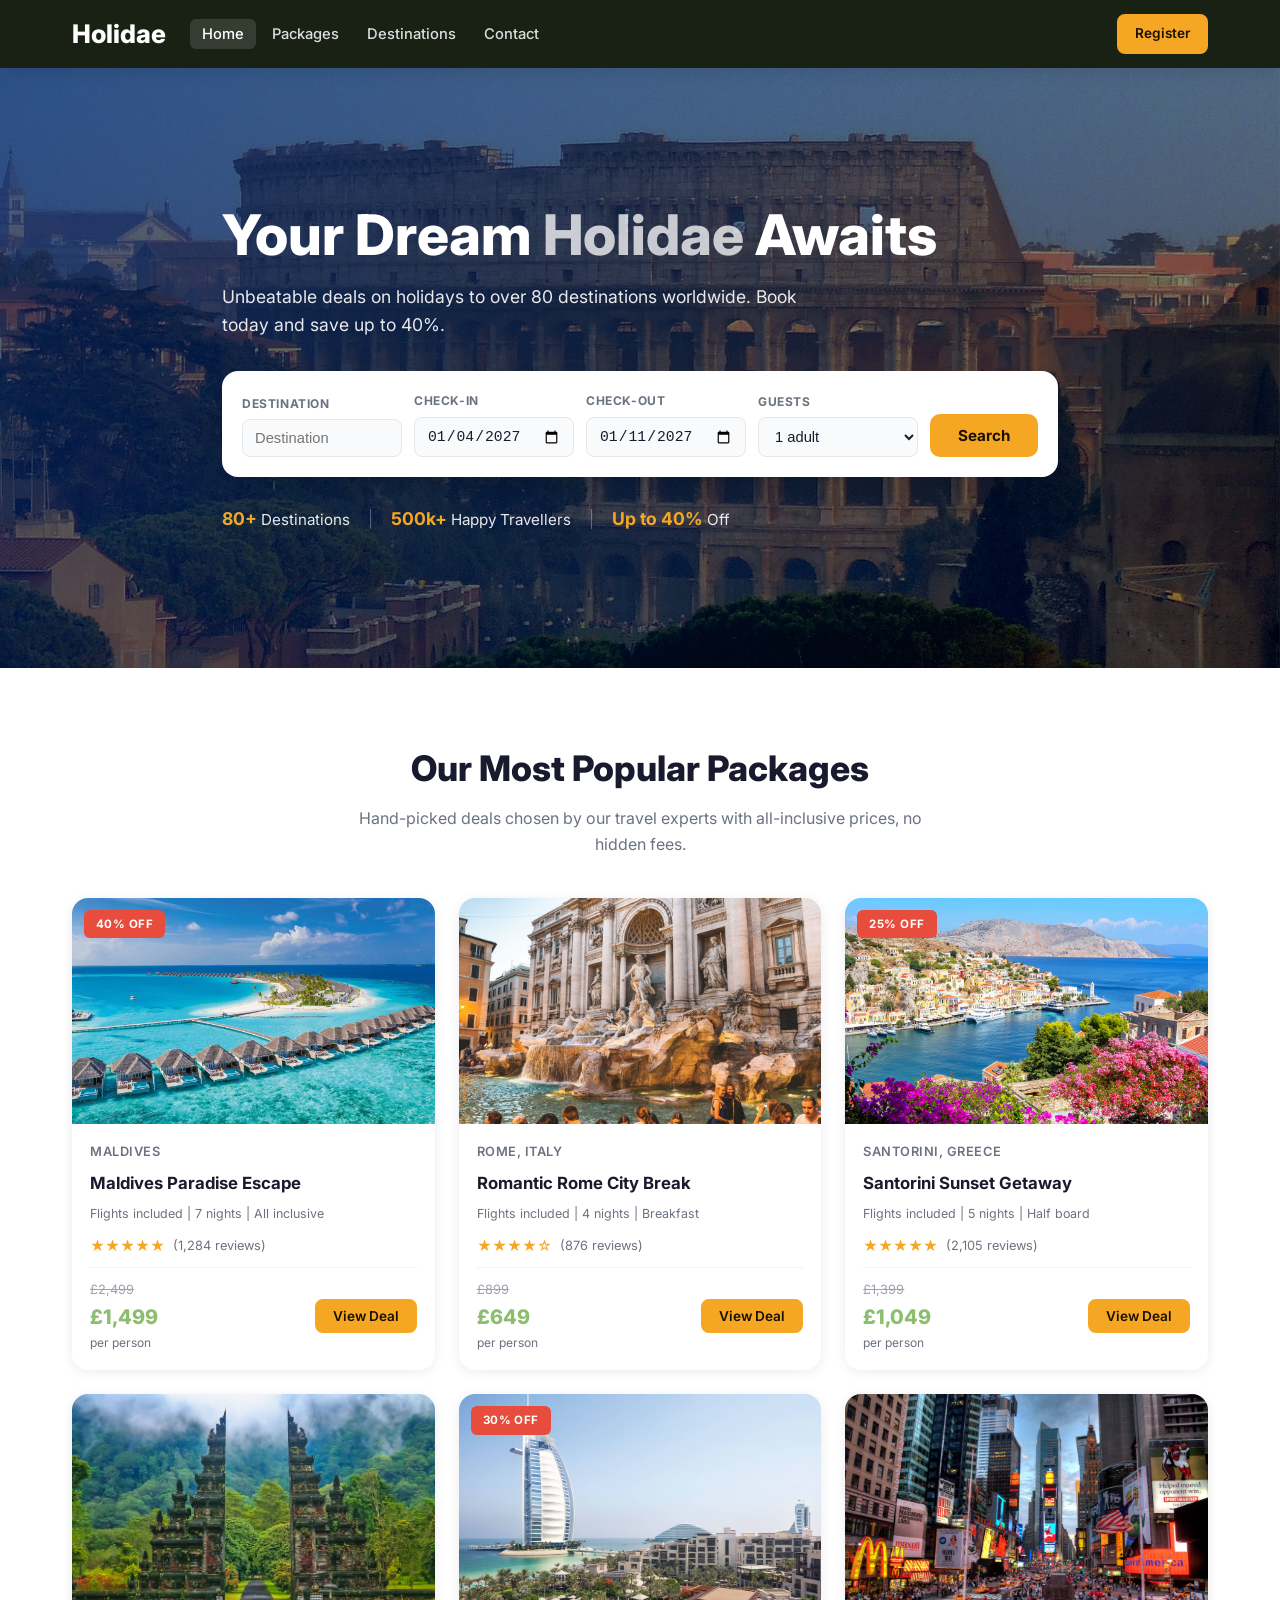
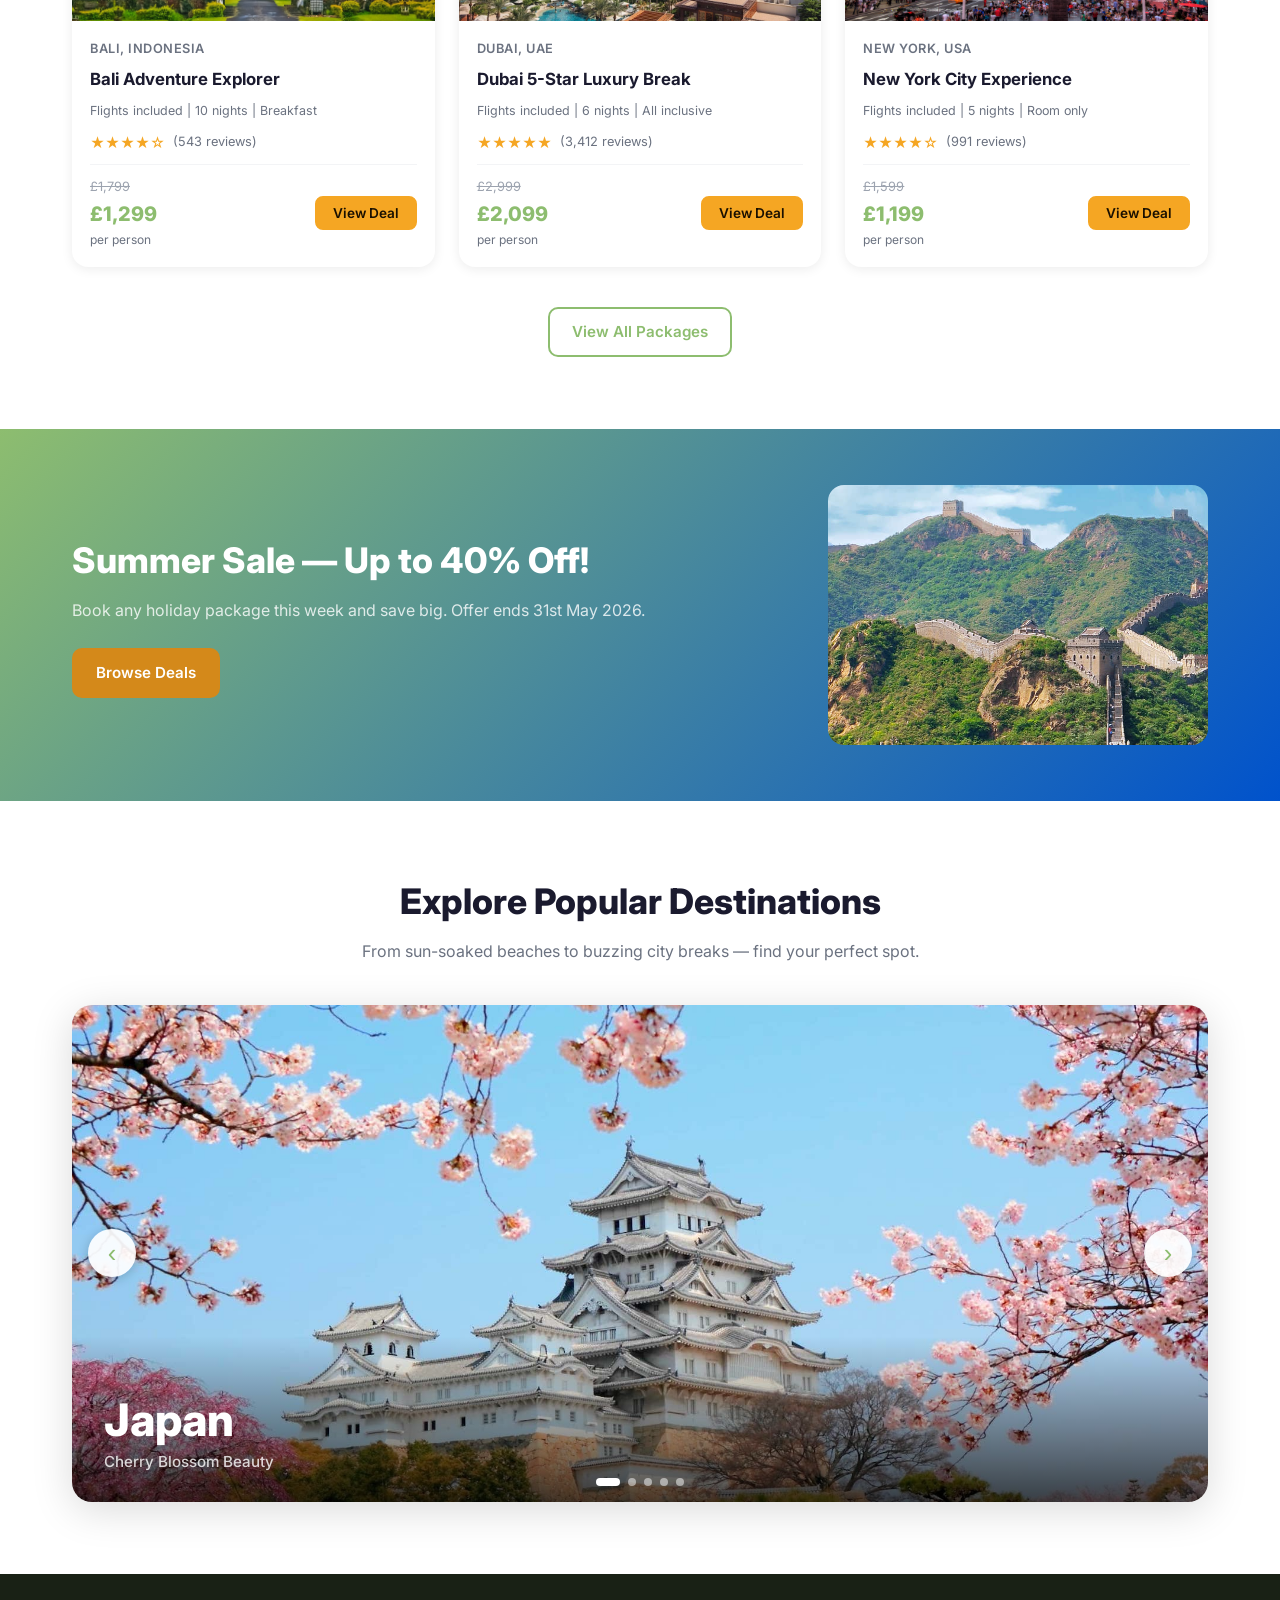
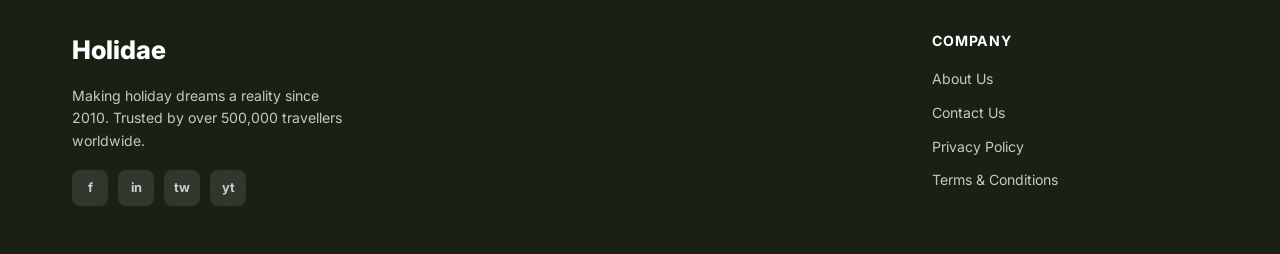
<file: index.html>
<!DOCTYPE html>
<html lang="en">
<head>
  <meta charset="UTF-8" />
  <meta name="viewport" content="width=device-width, initial-scale=1.0" />
  <title>Holidae</title>
  <link rel="stylesheet" href="css/style.css" />
  <link rel="preconnect" href="https://fonts.googleapis.com" />
  <link rel="preconnect" href="https://fonts.gstatic.com" crossorigin />
  <link href="https://fonts.googleapis.com/css2?family=Inter:wght@400;500;600;700;800&display=swap" rel="stylesheet" />
</head>
<body>

  <!-- ===== HEADER / NAV ===== -->
  <header class="site-header">
    <div class="container header-inner">
      <a href="index.html" class="logo">Holidae</a>

      <nav class="main-nav" id="main-nav">
        <ul>
          <li><a href="index.html" class="active">Home</a></li>
          <li><a href="#packages">Packages</a></li>
          <li><a href="#destinations">Destinations</a></li>
          <li><a href="#contact">Contact</a></li>
        </ul>
      </nav>

      <div class="header-actions">
        <a href="register.html" class="btn btn-primary btn-sm">Register</a>
      </div>

      <button class="hamburger" id="hamburger" aria-label="Toggle navigation" aria-expanded="false">
        <span></span><span></span><span></span>
      </button>
    </div>
  </header>

  <!-- ===== MOBILE NAV DRAWER ===== -->
  <div class="mobile-overlay" id="mobile-overlay"></div>
  <nav class="mobile-nav" id="mobile-nav" aria-hidden="true">
    <button class="close-nav" id="close-nav" aria-label="Close navigation">&times;</button>
    <ul>
      <li><a href="index.html">Home</a></li>
      <li><a href="#packages">Packages</a></li>
      <li><a href="#destinations">Destinations</a></li>
      <li><a href="#contact">Contact</a></li>
      <li class="mobile-auth"><a href="signin.html" class="btn btn-outline">Sign In</a></li>
      <li class="mobile-auth"><a href="register.html" class="btn btn-primary">Register</a></li>
    </ul>
  </nav>

  <!-- ===== HERO ===== -->
  <section class="hero">
    <div class="hero-bg">
      <!-- Slideshow images -->
      <div class="hero-slide active" style="background-image: url('images/romebg.jpg');"></div>
      <div class="hero-slide" style="background-image: url('images/japanbg.avif');"></div>
      <div class="hero-slide" style="background-image: url('images/maldivesbg.png');"></div>
      <div class="hero-slide" style="background-image: url('images/francebg.webp');"></div>
      <div class="hero-overlay"></div>
    </div>

    <div class="container hero-content">
      <h1>Your Dream <span class="hol">Holidae</span> Awaits</h1>
      <p class="hero-sub">Unbeatable deals on holidays to over 80 destinations worldwide. Book today and save up to 40%.</p>

      <!-- Search Box -->
      <div class="search-box" id="search-box">
        <div class="search-form">
          <div class="search-field">
            <label for="destination">Destination</label>
            <input type="text" id="destination" placeholder="Destination" />
          </div>
          <div class="search-field">
            <label for="checkin">Check-in</label>
            <input type="date" id="checkin" />
          </div>
          <div class="search-field">
            <label for="checkout">Check-out</label>
            <input type="date" id="checkout" />
          </div>
          <div class="search-field">
            <label for="guests">Guests</label>
            <select id="guests">
              <option>1 adult</option>
              <option>2 adults</option>
              <option>2 adults, 1 child</option>
              <option>2 adults, 2 children</option>
              <option>Group (5+)</option>
            </select>
          </div>
          <button class="btn btn-search" onclick="handleSearch()">Search</button>
        </div>
      </div>

      <div class="hero-stats">
        <div class="stat"><strong>80+</strong> Destinations</div>
        <div class="stat-divider"></div>
        <div class="stat"><strong>500k+</strong> Happy Travellers</div>
        <div class="stat-divider"></div>
        <div class="stat"><strong>Up to 40%</strong> Off</div>
      </div>
    </div>
  </section>

  <!-- ===== FEATURED PACKAGES ===== -->
  <section class="section" id="packages">
    <div class="container">
      <div class="section-header">
        <h2>Our Most Popular Packages</h2>
        <p>Hand-picked deals chosen by our travel experts with all-inclusive prices, no hidden fees.</p>
      </div>

      <div class="packages-grid" id="packages-grid">

        <article class="package-card" data-category="beach">
          <a href="package.html" class="card-link">
            <div class="card-img-wrap">
              <img src="images/popmal.webp" alt="Maldives beach" loading="lazy" />
              <span class="badge badge-deal">40% OFF</span>
            </div>
            <div class="card-body">
              <div class="card-location">Maldives</div>
              <h3 class="card-title">Maldives Paradise Escape</h3>
              <div class="card-meta">
                <span>Flights included | 7 nights | All inclusive</span>
              </div>
              <div class="card-stars">
                <span class="stars">★★★★★</span>
                <span class="reviews">(1,284 reviews)</span>
              </div>
              <div class="card-footer">
                <div class="price-block">
                  <span class="price-was">£2,499</span>
                  <span class="price-now">£1,499</span>
                  <span class="price-per">per person</span>
                </div>
                <button class="btn btn-primary btn-sm">View Deal</button>
              </div>
            </div>
          </a>
        </article>

        <article class="package-card" data-category="city">
          <a href="package.html" class="card-link">
            <div class="card-img-wrap">
              <img src="images/poprom.jpg" alt="Rome city" loading="lazy" />
            </div>
            <div class="card-body">
              <div class="card-location">Rome, Italy</div>
              <h3 class="card-title">Romantic Rome City Break</h3>
              <div class="card-meta">
                <span>Flights included | 4 nights | Breakfast</span>
              </div>
              <div class="card-stars">
                <span class="stars">★★★★☆</span>
                <span class="reviews">(876 reviews)</span>
              </div>
              <div class="card-footer">
                <div class="price-block">
                  <span class="price-was">£899</span>
                  <span class="price-now">£649</span>
                  <span class="price-per">per person</span>
                </div>
                <button class="btn btn-primary btn-sm">View Deal</button>
              </div>
            </div>
          </a>
        </article>

        <article class="package-card" data-category="beach">
          <a href="package.html" class="card-link">
            <div class="card-img-wrap">
              <img src="images/popsan.jpg" alt="Santorini Greece" loading="lazy" />
              <span class="badge badge-deal">25% OFF</span>
            </div>
            <div class="card-body">
              <div class="card-location">Santorini, Greece</div>
              <h3 class="card-title">Santorini Sunset Getaway</h3>
              <div class="card-meta">
                <span>Flights included  |  5 nights  |  Half board</span>
              </div>
              <div class="card-stars">
                <span class="stars">★★★★★</span>
                <span class="reviews">(2,105 reviews)</span>
              </div>
              <div class="card-footer">
                <div class="price-block">
                  <span class="price-was">£1,399</span>
                  <span class="price-now">£1,049</span>
                  <span class="price-per">per person</span>
                </div>
                <button class="btn btn-primary btn-sm">View Deal</button>
              </div>
            </div>
          </a>
        </article>

        <article class="package-card" data-category="adventure">
          <a href="package.html" class="card-link">
            <div class="card-img-wrap">
              <img src="images/popbal.jpg" alt="Bali jungle" loading="lazy" />
            </div>
            <div class="card-body">
              <div class="card-location">Bali, Indonesia</div>
              <h3 class="card-title">Bali Adventure Explorer</h3>
              <div class="card-meta">
                <span>Flights included | 10 nights | Breakfast</span>
              </div>
              <div class="card-stars">
                <span class="stars">★★★★☆</span>
                <span class="reviews">(543 reviews)</span>
              </div>
              <div class="card-footer">
                <div class="price-block">
                  <span class="price-was">£1,799</span>
                  <span class="price-now">£1,299</span>
                  <span class="price-per">per person</span>
                </div>
                <button class="btn btn-primary btn-sm">View Deal</button>
              </div>
            </div>
          </a>
        </article>

        <article class="package-card" data-category="luxury">
          <a href="package.html" class="card-link">
            <div class="card-img-wrap">
              <img src="images/popdub.jpg" alt="Dubai luxury hotel" loading="lazy" />
              <span class="badge badge-deal">30% OFF</span>
            </div>
            <div class="card-body">
              <div class="card-location">Dubai, UAE</div>
              <h3 class="card-title">Dubai 5-Star Luxury Break</h3>
              <div class="card-meta">
                <span>Flights included | 6 nights | All inclusive</span>
              </div>
              <div class="card-stars">
                <span class="stars">★★★★★</span>
                <span class="reviews">(3,412 reviews)</span>
              </div>
              <div class="card-footer">
                <div class="price-block">
                  <span class="price-was">£2,999</span>
                  <span class="price-now">£2,099</span>
                  <span class="price-per">per person</span>
                </div>
                <button class="btn btn-primary btn-sm">View Deal</button>
              </div>
            </div>
          </a>
        </article>

        <article class="package-card" data-category="city">
          <a href="package.html" class="card-link">
            <div class="card-img-wrap">
              <img src="images/popnew.jpg" alt="New York City" loading="lazy" />
            </div>
            <div class="card-body">
              <div class="card-location">New York, USA</div>
              <h3 class="card-title">New York City Experience</h3>
              <div class="card-meta">
                <span>Flights included | 5 nights | Room only</span>
              </div>
              <div class="card-stars">
                <span class="stars">★★★★☆</span>
                <span class="reviews">(991 reviews)</span>
              </div>
              <div class="card-footer">
                <div class="price-block">
                  <span class="price-was">£1,599</span>
                  <span class="price-now">£1,199</span>
                  <span class="price-per">per person</span>
                </div>
                <button class="btn btn-primary btn-sm">View Deal</button>
              </div>
            </div>
          </a>
        </article>

      </div>

      <div class="view-all-wrap">
        <a href="#" class="btn btn-outline">View All Packages</a>
      </div>
    </div>
  </section>

  <!-- ===== PROMO BANNER ===== -->
  <section class="promo-banner">
    <div class="container promo-inner">
      <div class="promo-text">
        <h2>Summer Sale — Up to 40% Off!</h2>
        <p>Book any holiday package this week and save big. Offer ends 31st May 2026.</p>
        <a href="#packages" class="btn btn-yellow">Browse Deals</a>
      </div>
      <div class="promo-img-wrap">
        <img src="images/promochina.jpg" alt="Great Wall of China" />
      </div>
    </div>
  </section>

  <!-- ===== DESTINATIONS CAROUSEL ===== -->
  <section class="section" id="destinations">
    <div class="container">
      <div class="section-header">
        <h2>Explore Popular Destinations</h2>
        <p>From sun-soaked beaches to buzzing city breaks — find your perfect spot.</p>
      </div>

      <div class="dest-carousel" id="dest-carousel">
        <div class="dest-track" id="dest-track">

          <a href="package.html" class="dest-slide">
            <img src="images/carjap.jpg" alt="Japan" loading="lazy" />
            <div class="dest-slide-label">
              <span class="dest-slide-name">Japan</span>
              <span class="dest-slide-sub">Cherry Blossom Beauty</span>
            </div>
          </a>

          <a href="package.html" class="dest-slide">
            <img src="images/carbar.webp" alt="Barcelona" loading="lazy" />
            <div class="dest-slide-label">
              <span class="dest-slide-name">Spain</span>
              <span class="dest-slide-sub">Architechture Heaven</span>
            </div>
          </a>

          <a href="package.html" class="dest-slide">
            <img src="images/carthai.webp" alt="Thailand" loading="lazy" />
            <div class="dest-slide-label">
              <span class="dest-slide-name">Thailand</span>
              <span class="dest-slide-sub">Southeast Asia Adventure</span>
            </div>
          </a>

          <a href="package.html" class="dest-slide">
            <img src="images/cargeor.jpg" alt="Georgia" loading="lazy" />
            <div class="dest-slide-label">
              <span class="dest-slide-name">Georgia</span>
              <span class="dest-slide-sub">Ancient Cities</span>
            </div>
          </a>

          <a href="package.html" class="dest-slide">
            <img src="images/cargree.webp" alt="Greece" loading="lazy" />
            <div class="dest-slide-label">
              <span class="dest-slide-name">Greece</span>
              <span class="dest-slide-sub">Mediterranean Beauty</span>
            </div>
          </a>

        </div>

        <!-- Arrows -->
        <button class="dest-arrow dest-arrow-prev" id="dest-prev" aria-label="Previous destination">&#8249;</button>
        <button class="dest-arrow dest-arrow-next" id="dest-next" aria-label="Next destination">&#8250;</button>

        <!-- Dots -->
        <div class="dest-dots" id="dest-dots"></div>
      </div>
    </div>
  </section>


  <!-- ===== FOOTER ===== -->
  <footer class="site-footer" id="contact">
    <div class="container footer-grid">
      <div class="footer-brand">
        <a href="index.html" class="logo logo-light">Holidae</a>
        <p>Making holiday dreams a reality since 2010. Trusted by over 500,000 travellers worldwide.</p>
        <div class="social-links">
          <a href="#" aria-label="Facebook">f</a>
          <a href="#" aria-label="Instagram">in</a>
          <a href="#" aria-label="Twitter">tw</a>
          <a href="#" aria-label="YouTube">yt</a>
        </div>
      </div>
      <div class="footer-col">
        <h4>Company</h4>
        <ul>
          <li><a href="#">About Us</a></li>
          <li><a href="#">Contact Us</a></li>
          <li><a href="#">Privacy Policy</a></li>
          <li><a href="#">Terms &amp; Conditions</a></li>
        </ul>
      </div>
    </div>
  </footer>

  <!-- ===== BACK TO TOP ===== -->
  <button class="back-to-top" id="back-to-top" aria-label="Back to top">↑</button>

  <script src="js/main.js"></script>
</body>
</html>
</file>
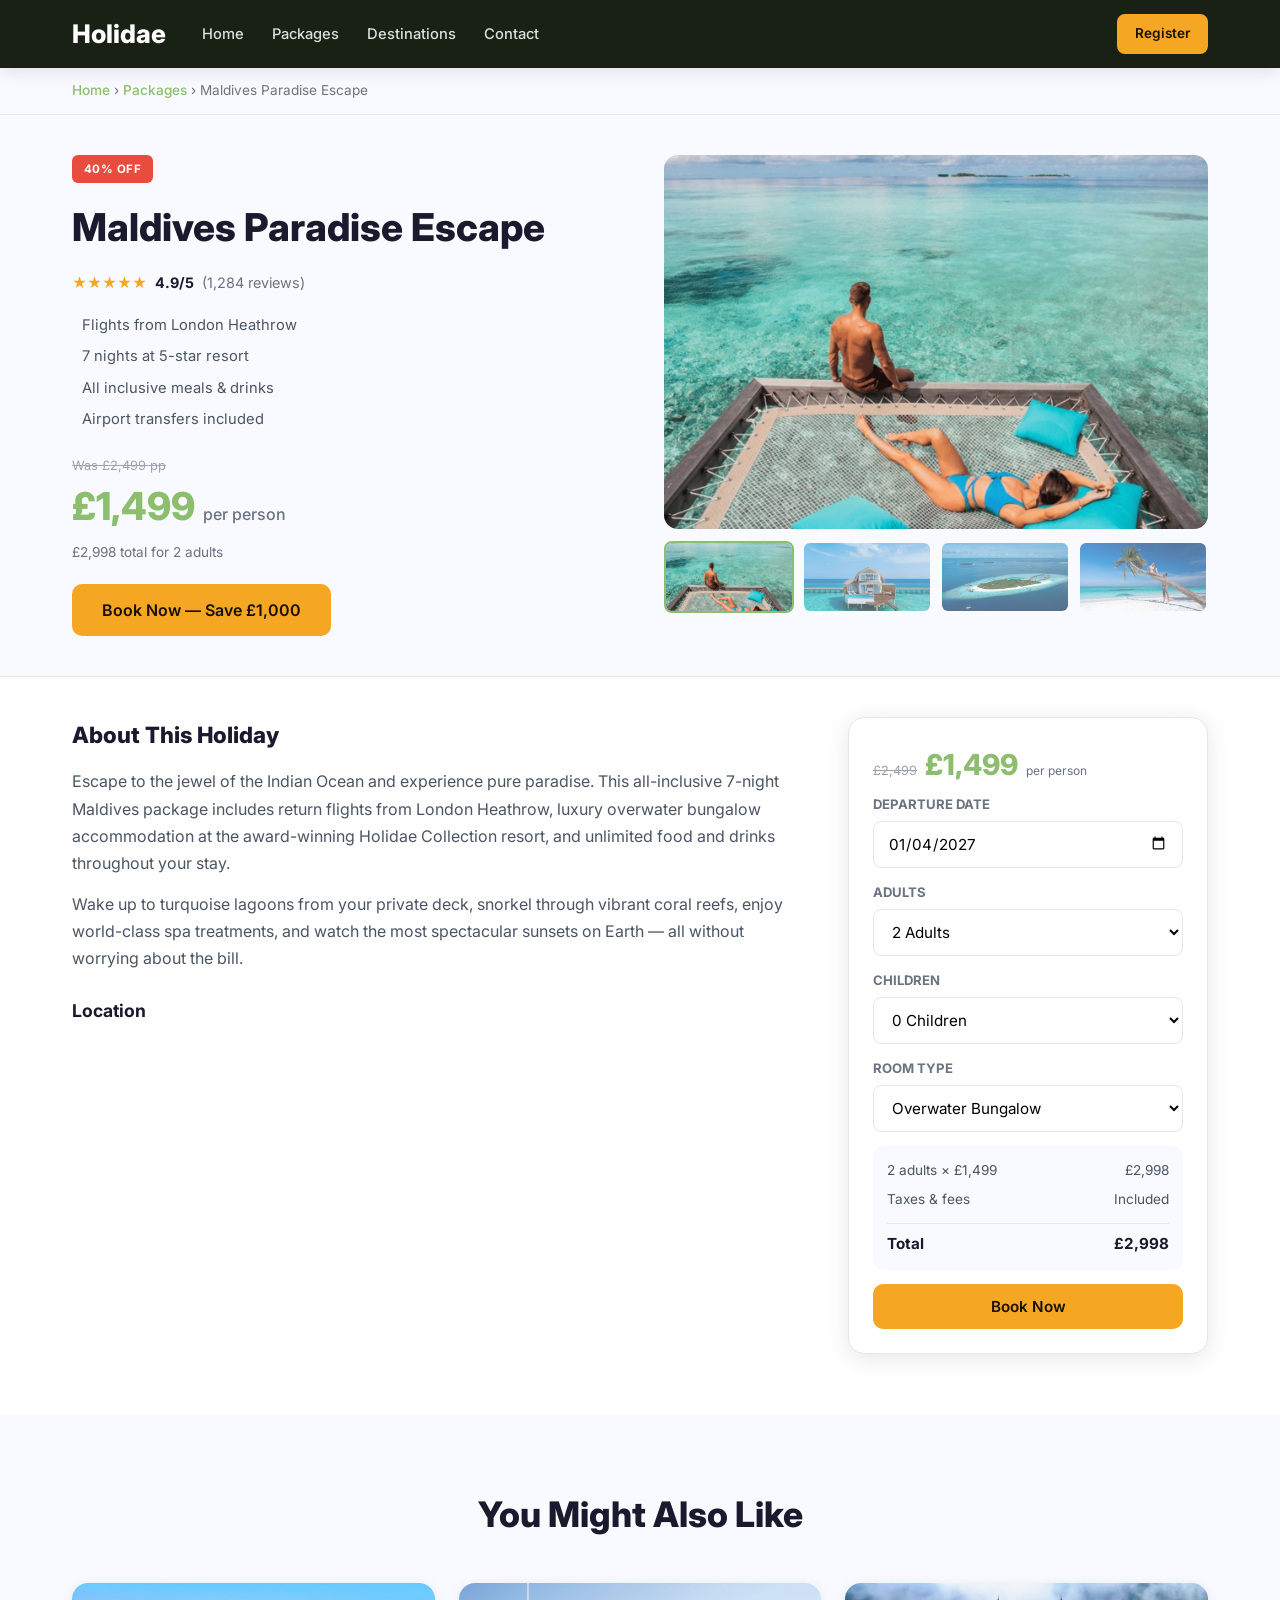
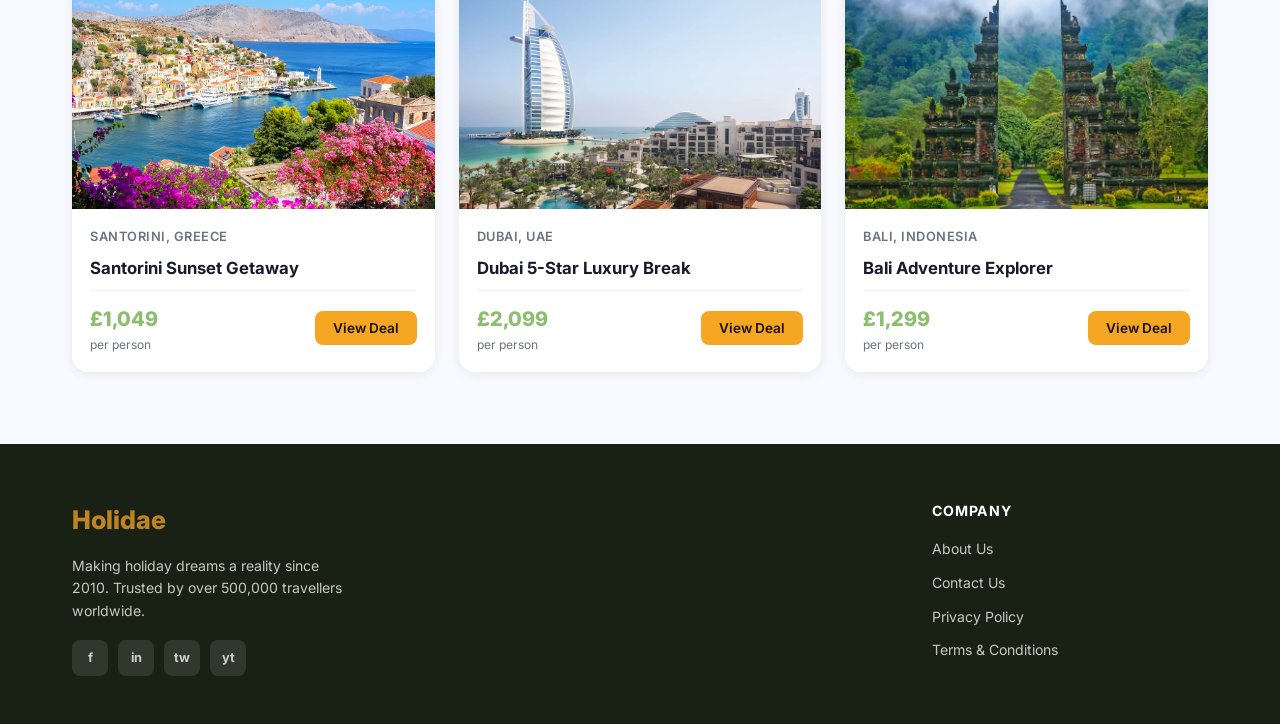
<file: package.html>
<!DOCTYPE html>
<html lang="en">
<head>
  <meta charset="UTF-8" />
  <meta name="viewport" content="width=device-width, initial-scale=1.0" />
  <title>Holidae</title>
  <link rel="stylesheet" href="css/style.css" />
  <link rel="preconnect" href="https://fonts.googleapis.com" />
  <link rel="preconnect" href="https://fonts.gstatic.com" crossorigin />
  <link href="https://fonts.googleapis.com/css2?family=Inter:wght@400;500;600;700;800&display=swap" rel="stylesheet" />
</head>
<body>

  <!-- ===== HEADER ===== -->
  <header class="site-header">
    <div class="container header-inner">
      <a href="index.html" class="logo">Holidae</a>

      <nav class="main-nav" id="main-nav">
        <ul>
          <li><a href="index.html">Home</a></li>
          <li><a href="index.html#packages">Packages</a></li>
          <li><a href="index.html#destinations">Destinations</a></li>
          <li><a href="index.html#contact">Contact</a></li>
        </ul>
      </nav>

      <div class="header-actions">
        <a href="register.html" class="btn btn-primary btn-sm">Register</a>
      </div>

      <button class="hamburger" id="hamburger" aria-label="Toggle navigation" aria-expanded="false">
        <span></span><span></span><span></span>
      </button>
    </div>
  </header>

  <div class="mobile-overlay" id="mobile-overlay"></div>
  <nav class="mobile-nav" id="mobile-nav" aria-hidden="true">
    <button class="close-nav" id="close-nav" aria-label="Close navigation">&times;</button>
    <ul>
      <li><a href="index.html">Home</a></li>
      <li><a href="index.html#packages">Packages</a></li>
      <li><a href="index.html#destinations">Destinations</a></li>
      <li><a href="index.html#contact">Contact</a></li>
      <li class="mobile-auth"><a href="#" class="btn btn-primary">Register</a></li>
    </ul>
  </nav>

  <!-- ===== BREADCRUMB ===== -->
  <div class="breadcrumb-bar">
    <div class="container">
      <a href="index.html">Home</a> &rsaquo;
      <a href="index.html#packages">Packages</a> &rsaquo;
      <span>Maldives Paradise Escape</span>
    </div>
  </div>

  <!-- ===== PACKAGE HERO ===== -->
  <section class="pkg-hero">
    <div class="container">
      <div class="pkg-hero-inner">
        <div class="pkg-hero-text">
          <div class="pkg-badges">
            <span class="badge badge-deal">40% OFF</span>
            </div>
          <h1>Maldives Paradise Escape</h1>
          <div class="pkg-rating">
            <span class="stars">★★★★★</span>
            <strong>4.9/5</strong>
            <span class="reviews-count">(1,284 reviews)</span>
          </div>
          <div class="pkg-quick-facts">
            <div class="fact"><span class="fact-icon"></span><span>Flights from London Heathrow</span></div>
            <div class="fact"><span class="fact-icon"></span><span>7 nights at 5-star resort</span></div>
            <div class="fact"><span class="fact-icon"></span><span>All inclusive meals & drinks</span></div>
            <div class="fact"><span class="fact-icon"></span><span>Airport transfers included</span></div>
          </div>
          <div class="pkg-price-block">
            <div class="price-was">Was £2,499 pp</div>
            <div class="price-hero">£1,499 <span>per person</span></div>
            <div class="price-total">£2,998 total for 2 adults</div>
          </div>
          <button class="btn btn-primary btn-lg" onclick="scrollToBooking()">Book Now — Save £1,000</button>
        </div>

        <!-- Gallery -->
        <div class="pkg-gallery">
          <div class="gallery-main">
            <img id="main-img"
              src="images/mal1.png"
              alt="Maldives main"
            />
          </div>
          <div class="gallery-thumbs">
            <img
              src="images/mal1.png"
              alt="Beach"
              class="thumb active"
              onclick="changeImage(this, 'images/mal1.png')"
            />
            <img
              src="images/mal2.jpg"
              alt="Bungalow"
              class="thumb"
              onclick="changeImage(this, 'images/mal2.jpg')"
            />
            <img
              src="images/mal3.webp"
              alt="Sea"
              class="thumb"
              onclick="changeImage(this, 'images/mal3.webp')"
            />
            <img
              src="images/mal4.jpg"
              alt="Food"
              class="thumb"
              onclick="changeImage(this, 'images/mal4.jpg')"
            />
          </div>
        </div>
      </div>
    </div>
  </section>

<!-- ===== MAIN CONTENT + SIDEBAR ===== -->
  <div class="container pkg-layout">

    <!-- LEFT: Details -->
    <main class="pkg-details">

      <div class="pkg-tabs">
        <button class="pkg-tab active" data-target="overview">Overview</button>
      </div>

      <div class="tab-panel active" id="overview">
        <h2>About This Holiday</h2>
        <p>Escape to the jewel of the Indian Ocean and experience pure paradise. This all-inclusive 7-night Maldives package includes return flights from London Heathrow, luxury overwater bungalow accommodation at the award-winning Holidae Collection resort, and unlimited food and drinks throughout your stay.</p>
        <p>Wake up to turquoise lagoons from your private deck, snorkel through vibrant coral reefs, enjoy world-class spa treatments, and watch the most spectacular sunsets on Earth — all without worrying about the bill.</p>

        <h3>Location</h3>
        <div class="map-wrap">
          <iframe
            src="https://www.google.com/maps/embed?pb=!1m14!1m12!1m3!1d1627296.5461003688!2d73.18836!3d3.2028!2m3!1f0!2f0!3f0!3m2!1i1024!2i768!4f13.1!5e0!3m2!1sen!2suk!4v1699000000000!5m2!1sen!2suk"
            width="100%"
            height="280"
            style="border:0;border-radius:12px;"
            allowfullscreen=""
            loading="lazy"
          ></iframe>
        </div>
      </div>

    </main>

    <!-- RIGHT: Booking Sidebar -->
    <aside class="booking-sidebar" id="booking-sidebar">
      <div class="booking-card">
        <div class="booking-price">
          <span class="price-was">£2,499</span>
          <span class="price-now">£1,499</span>
          <span class="price-per">per person</span>
        </div>

        <form class="booking-form" onsubmit="handleBooking(event)">
          <div class="form-group">
            <label for="b-departure">Departure Date</label>
            <input type="date" id="b-departure" required />
          </div>
          <div class="form-group">
            <label for="b-adults">Adults</label>
            <select id="b-adults">
              <option value="1">1 Adult</option>
              <option value="2" selected>2 Adults</option>
              <option value="3">3 Adults</option>
              <option value="4">4 Adults</option>
            </select>
          </div>
          <div class="form-group">
            <label for="b-children">Children</label>
            <select id="b-children">
              <option value="0" selected>0 Children</option>
              <option value="1">1 Child</option>
              <option value="2">2 Children</option>
            </select>
          </div>
          <div class="form-group">
            <label for="b-room">Room Type</label>
            <select id="b-room">
              <option>Overwater Bungalow</option>
              <option>Beach Bungalow</option>
              <option>Lagoon Pool Villa</option>
            </select>
          </div>

          <div class="price-summary">
            <div class="ps-row"><span>2 adults × £1,499</span><span>£2,998</span></div>
            <div class="ps-row"><span>Taxes & fees</span><span>Included</span></div>
            <div class="ps-row ps-total"><span>Total</span><span>£2,998</span></div>
          </div>

          <button type="submit" class="btn btn-primary btn-block">Book Now</button>
        </form>
      </div>
    </aside>

  </div>

  <!-- ===== RELATED PACKAGES ===== -->
  <section class="section section-alt">
    <div class="container">
      <div class="section-header">
        <h2>You Might Also Like</h2>
      </div>
      <div class="packages-grid packages-grid-3">
        <article class="package-card">
          <a href="package.html" class="card-link">
            <div class="card-img-wrap">
              <img src="images/popsan.jpg" alt="Santorini" loading="lazy" />
            </div>
            <div class="card-body">
              <div class="card-location">Santorini, Greece</div>
              <h3 class="card-title">Santorini Sunset Getaway</h3>
              <div class="card-footer">
                <div class="price-block">
                  <span class="price-now">£1,049</span>
                  <span class="price-per">per person</span>
                </div>
                <button class="btn btn-primary btn-sm">View Deal</button>
              </div>
            </div>
          </a>
        </article>
        <article class="package-card">
          <a href="package.html" class="card-link">
            <div class="card-img-wrap">
              <img src="images/popdub.jpg" alt="Dubai" loading="lazy" />
            </div>
            <div class="card-body">
              <div class="card-location">Dubai, UAE</div>
              <h3 class="card-title">Dubai 5-Star Luxury Break</h3>
              <div class="card-footer">
                <div class="price-block">
                  <span class="price-now">£2,099</span>
                  <span class="price-per">per person</span>
                </div>
                <button class="btn btn-primary btn-sm">View Deal</button>
              </div>
            </div>
          </a>
        </article>
        <article class="package-card">
          <a href="package.html" class="card-link">
            <div class="card-img-wrap">
              <img src="images/popbal.jpg" alt="Bali" loading="lazy" />
            </div>
            <div class="card-body">
              <div class="card-location">Bali, Indonesia</div>
              <h3 class="card-title">Bali Adventure Explorer</h3>
              <div class="card-footer">
                <div class="price-block">
                  <span class="price-now">£1,299</span>
                  <span class="price-per">per person</span>
                </div>
                <button class="btn btn-primary btn-sm">View Deal</button>
              </div>
            </div>
          </a>
        </article>
      </div>
    </div>
  </section>

   <!-- ===== FOOTER ===== -->
  <footer class="site-footer" id="contact">
    <div class="container footer-grid">
      <div class="footer-brand">
        <a href="index.html" class="logo logo-light"><span class="hol">Holidae</span></a>
        <p>Making holiday dreams a reality since 2010. Trusted by over 500,000 travellers worldwide.</p>
        <div class="social-links">
          <a href="#" aria-label="Facebook">f</a>
          <a href="#" aria-label="Instagram">in</a>
          <a href="#" aria-label="Twitter">tw</a>
          <a href="#" aria-label="YouTube">yt</a>
        </div>
      </div>
      <div class="footer-col">
        <h4>Company</h4>
        <ul>
          <li><a href="#">About Us</a></li>
          <li><a href="#">Contact Us</a></li>
          <li><a href="#">Privacy Policy</a></li>
          <li><a href="#">Terms &amp; Conditions</a></li>
        </ul>
      </div>
    </div>
  </footer>

  <button class="back-to-top" id="back-to-top" aria-label="Back to top">↑</button>

  <!-- Mobile Sticky Book Bar -->
  <div class="mobile-book-bar">
    <div class="mbb-price">
      <span class="mbb-was">£2,499</span>
      <span class="mbb-now">£1,499 pp</span>
    </div>
    <button class="btn btn-primary" onclick="scrollToBooking()">Book Now</button>
  </div>

  <script src="js/main.js"></script>
  <script src="js/package.js"></script>
</body>
</html>
</file>
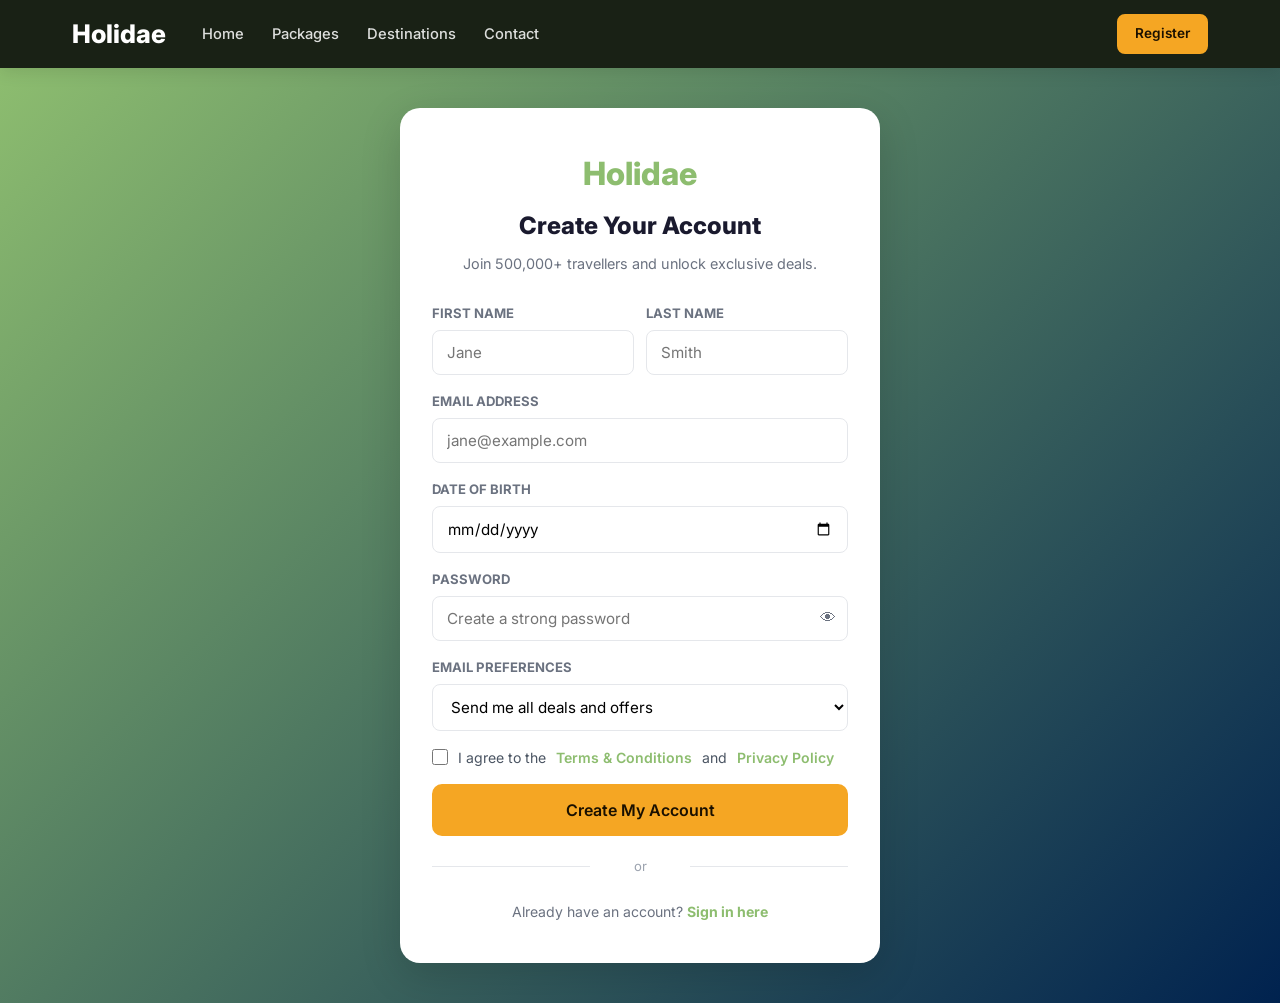
<file: register.html>
<!DOCTYPE html>
<html lang="en">
<head>
  <meta charset="UTF-8" />
  <meta name="viewport" content="width=device-width, initial-scale=1.0" />
  <title>Holidae</title>
  <link rel="stylesheet" href="css/style.css" />
  <link rel="preconnect" href="https://fonts.googleapis.com" />
  <link rel="preconnect" href="https://fonts.gstatic.com" crossorigin />
  <link href="https://fonts.googleapis.com/css2?family=Inter:wght@400;500;600;700;800&display=swap" rel="stylesheet" />
</head>
<body>

  <!-- ===== HEADER ===== -->
  <header class="site-header">
    <div class="container header-inner">
      <a href="index.html" class="logo">Holidae</a>

      <nav class="main-nav" id="main-nav">
        <ul>
          <li><a href="index.html">Home</a></li>
          <li><a href="index.html#packages">Packages</a></li>
          <li><a href="index.html#destinations">Destinations</a></li>
          <li><a href="index.html#contact">Contact</a></li>
        </ul>
      </nav>

      <div class="header-actions">
        <a href="register.html" class="btn btn-primary btn-sm">Register</a>
      </div>

      <button class="hamburger" id="hamburger" aria-label="Toggle navigation" aria-expanded="false">
        <span></span><span></span><span></span>
      </button>
    </div>
  </header>

  <div class="mobile-overlay" id="mobile-overlay"></div>
  <nav class="mobile-nav" id="mobile-nav" aria-hidden="true">
    <button class="close-nav" id="close-nav" aria-label="Close navigation">&times;</button>
    <ul>
      <li><a href="index.html">Home</a></li>
      <li><a href="index.html#packages">Packages</a></li>
      <li><a href="index.html#destinations">Destinations</a></li>
      <li><a href="index.html#contact">Contact</a></li>
      <li class="mobile-auth"><a href="signin.html" class="btn btn-outline">Sign In</a></li>
      <li class="mobile-auth"><a href="register.html" class="btn btn-primary">Register</a></li>
    </ul>
  </nav>

  <!-- ===== REGISTRATION FORM ===== -->
  <div class="auth-page">
    <div class="auth-card">

      <div class="auth-logo">
        <a href="index.html" class="logo">Holidae</a>
      </div>
      <h1>Create Your Account</h1>
      <p class="auth-subtitle">Join 500,000+ travellers and unlock exclusive deals.</p>

      <!-- Registration Form -->
      <form class="auth-form" id="register-form" onsubmit="handleRegister(event)" novalidate>

        <div class="form-row">
          <div class="form-group">
            <label for="first-name">First Name</label>
            <input type="text" id="first-name" placeholder="Jane" autocomplete="given-name" />
            <div class="field-error" id="err-first">Please enter your first name.</div>
          </div>
          <div class="form-group">
            <label for="last-name">Last Name</label>
            <input type="text" id="last-name" placeholder="Smith" autocomplete="family-name" />
            <div class="field-error" id="err-last">Please enter your last name.</div>
          </div>
        </div>

        <div class="form-group">
          <label for="email">Email Address</label>
          <input type="email" id="email" placeholder="jane@example.com" autocomplete="email" />
          <div class="field-error" id="err-email">Please enter a valid email address.</div>
        </div>

        <div class="form-group">
          <label for="dob">Date of Birth</label>
          <input type="date" id="dob" autocomplete="bday" />
          <div class="field-error" id="err-dob">Please enter your date of birth.</div>
        </div>

        <div class="form-group">
          <label for="password">Password</label>
          <div class="password-wrap">
            <input type="password" id="password" placeholder="Create a strong password" autocomplete="new-password" />
            <button type="button" class="toggle-pw" onclick="togglePassword('password', this)" aria-label="Show password">👁</button>
          </div>
          <div class="field-error" id="err-password">Password must be at least 8 characters.</div>
        </div>

        <div class="form-group">
          <label for="newsletter-pref">Email Preferences</label>
          <select id="newsletter-pref">
            <option value="all">Send me all deals and offers</option>
            <option value="weekly">Weekly deals digest only</option>
            <option value="none">No marketing emails</option>
          </select>
        </div>

        <label class="terms-check">
          <input type="checkbox" id="terms" />
          I agree to the <a href="#">Terms & Conditions</a> and <a href="#">Privacy Policy</a>
        </label>
        <div class="field-error" id="err-terms">You must agree to the terms to continue.</div>

        <button type="submit" class="btn btn-primary btn-block btn-lg">Create My Account</button>

        <div class="divider">or</div>

      </form>

      <!-- Success Message (shown after form submit) -->
      <div class="success-message" id="success-msg">
        <h2>Welcome to Holidae!</h2>
        <p>Your account has been created. We've sent a confirmation email — please check your inbox.</p>
        <a href="index.html" class="btn btn-primary btn-block">Start Browsing Holidays</a>
      </div>

      <div class="auth-footer">
        Already have an account? <a href="signin.html">Sign in here</a>
      </div>

    </div>
  </div>

  <script src="js/register.js"></script>

</body>
</html>
</file>
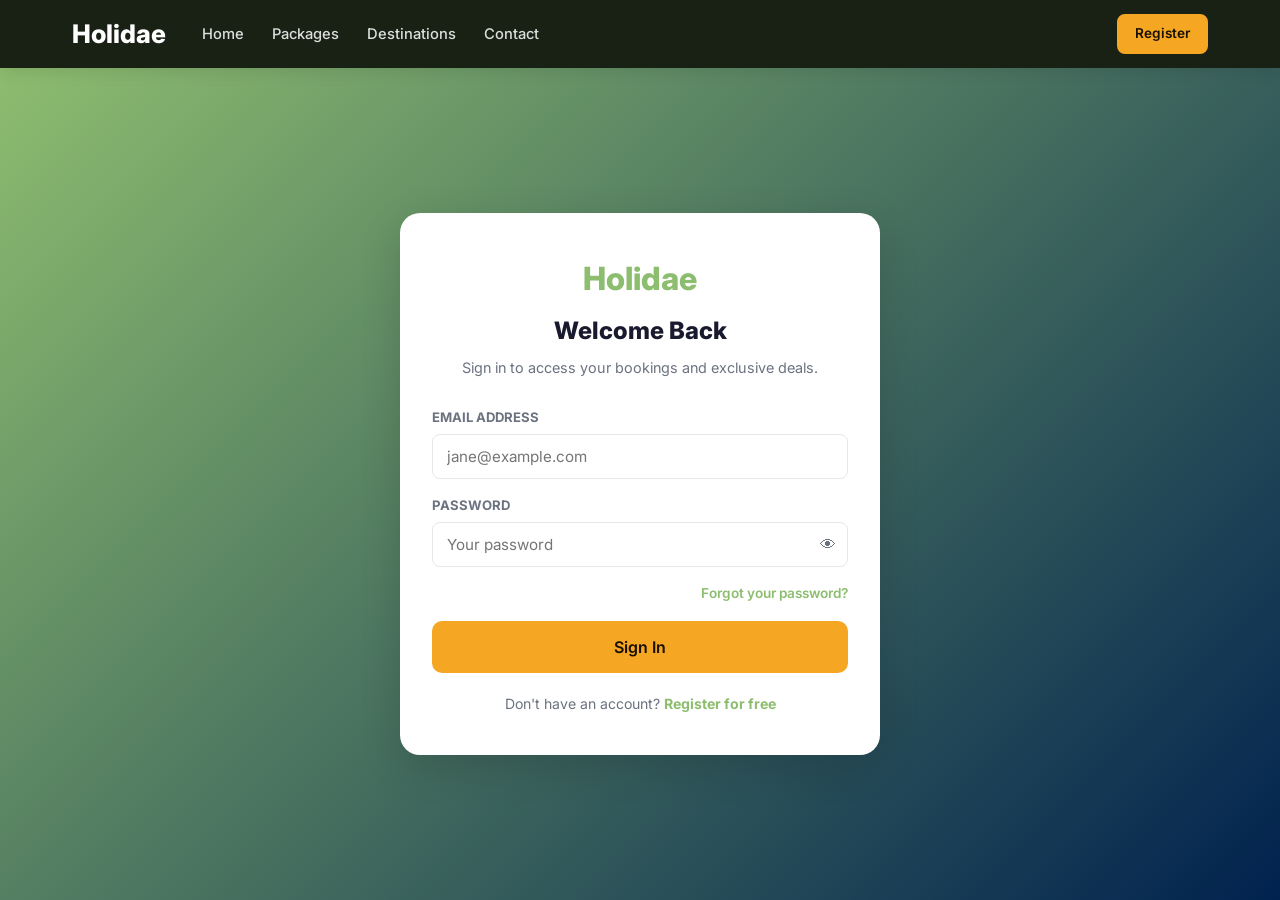
<file: signin.html>
<!DOCTYPE html>
<html lang="en">
<head>
  <meta charset="UTF-8" />
  <meta name="viewport" content="width=device-width, initial-scale=1.0" />
  <title>Holidae</title>
  <link rel="stylesheet" href="css/style.css" />
  <link rel="preconnect" href="https://fonts.googleapis.com" />
  <link rel="preconnect" href="https://fonts.gstatic.com" crossorigin />
  <link href="https://fonts.googleapis.com/css2?family=Inter:wght@400;500;600;700;800&display=swap" rel="stylesheet" />
</head>
<body>

  <!-- ===== HEADER ===== -->
  <header class="site-header">
    <div class="container header-inner">
      <a href="index.html" class="logo">Holidae</a>

      <nav class="main-nav" id="main-nav">
        <ul>
          <li><a href="index.html">Home</a></li>
          <li><a href="index.html#packages">Packages</a></li>
          <li><a href="index.html#destinations">Destinations</a></li>
          <li><a href="index.html#contact">Contact</a></li>
        </ul>
      </nav>

      <div class="header-actions">
        <a href="register.html" class="btn btn-primary btn-sm">Register</a>
      </div>

      <button class="hamburger" id="hamburger" aria-label="Toggle navigation" aria-expanded="false">
        <span></span><span></span><span></span>
      </button>
    </div>
  </header>

  <div class="mobile-overlay" id="mobile-overlay"></div>
  <nav class="mobile-nav" id="mobile-nav" aria-hidden="true">
    <button class="close-nav" id="close-nav" aria-label="Close navigation">&times;</button>
    <ul>
      <li><a href="index.html">Home</a></li>
      <li><a href="index.html#packages">Packages</a></li>
      <li><a href="index.html#destinations">Destinations</a></li>
      <li><a href="index.html#contact">Contact</a></li>
      <li class="mobile-auth"><a href="signin.html" class="btn btn-outline">Sign In</a></li>
      <li class="mobile-auth"><a href="register.html" class="btn btn-primary">Register</a></li>
    </ul>
  </nav>

  <!-- ===== SIGN IN FORM ===== -->
  <div class="auth-page">
    <div class="auth-card">

      <div class="auth-logo">
        <a href="index.html" class="logo">Holidae</a>
      </div>
      <h1>Welcome Back</h1>
      <p class="auth-subtitle">Sign in to access your bookings and exclusive deals.</p>

      <form class="auth-form" id="signin-form" onsubmit="handleSignin(event)" novalidate>

        <div class="form-group">
          <label for="si-email">Email Address</label>
          <input type="email" id="si-email" placeholder="jane@example.com" autocomplete="email" />
          <div class="field-error" id="err-si-email">Please enter a valid email address.</div>
        </div>

        <div class="form-group">
          <label for="si-password">Password</label>
          <div class="password-wrap">
            <input type="password" id="si-password" placeholder="Your password" autocomplete="current-password" />
            <button type="button" class="toggle-pw" onclick="togglePassword('si-password', this)" aria-label="Show password">👁</button>
          </div>
          <div class="field-error" id="err-si-password">Please enter your password.</div>
        </div>

        <div class="forgot-link">
          <a href="#">Forgot your password?</a>
        </div>

        <button type="submit" class="btn btn-primary btn-block btn-lg">Sign In</button>

      </form>

      <div class="success-message" id="si-success">
        <h2>Signed In!</h2>
        <p>Welcome back. Redirecting you to your dashboard...</p>
        <a href="index.html" class="btn btn-primary btn-block">Go to Homepage</a>
      </div>

      <div class="auth-footer">
        Don't have an account? <a href="register.html">Register for free</a>
      </div>

    </div>
  </div>

    <script src="js/signin.js"></script>

</body>
</html>
</file>
<file: css/style.css>
/* ===== RESET & BASE ===== */

*, *::before, *::after {
  box-sizing: border-box;
  margin: 0;
  padding: 0;
}

html {
  scroll-behavior: smooth;
  font-size: 16px;
}

body {
  font-family: "Inter", system-ui, -apple-system, sans-serif;
  color: #1a1a2e;
  background: #ffffff;
  line-height: 1.6;
  overflow-x: hidden;
}

img {
  max-width: 100%;
  display: block;
}

ul {
  list-style: none;
}

a {
  text-decoration: none;
  color: inherit;
}

/* ===== CONTAINER ===== */

.container {
  width: 100%;
  max-width: 1200px;
  margin: 0 auto;
  padding: 0 16px;
}

@media (min-width: 640px) {
  .container { padding: 0 24px; }
}

@media (min-width: 1024px) {
  .container { padding: 0 32px; }
}

/* ===== BUTTONS ===== */

.btn {
  display: inline-flex;
  align-items: center;
  justify-content: center;
  gap: 8px;
  padding: 11px 22px;
  font-family: inherit;
  font-weight: 600;
  font-size: 0.95rem;
  border-radius: 10px;
  border: 2px solid transparent;
  cursor: pointer;
  transition: all 0.2s ease;
}

.btn:hover {
  transform: translateY(-1px);
  box-shadow: 0 4px 16px rgba(0,0,0,0.1);
}

.btn-primary {
  background: #f5a623;
  color: #1a1000;
  border-color: #f5a623;
}

.btn-primary:hover {
  background: #d4891a;
  border-color: #d4891a;
}

.btn-outline {
  background: transparent;
  color: #8dbd6f;
  border-color: #8dbd6f;
}

.btn-outline:hover {
  background: #8dbd6f;
  color: #ffffff;
}

.btn-ghost {
  background: transparent;
  border-color: #e5e7eb;
  color: #8dbd6f;
}

.btn-ghost:hover {
  background: #f9fafb;
}

.btn-sm {
  padding: 7px 16px;
  font-size: 0.85rem;
  border-radius: 8px;
}

.btn-lg {
  padding: 14px 28px;
  font-size: 1rem;
}

.btn-block {
  width: 100%;
}

.btn-yellow {
  background: #d4891a;
  color: #ffffff;
  border-color: #d4891a;
}

.btn-yellow:hover {
  background: #b8741a;
  border-color: #b8741a;
}

.btn-search {
  background: #f5a623;
  color: #1a1000;
  border: none;
  padding: 12px 28px;
  font-weight: 700;
  font-size: 0.95rem;
  border-radius: 10px;
  cursor: pointer;
  white-space: nowrap;
  flex-shrink: 0;
  transition: all 0.2s ease;
}

.btn-search:hover {
  background: #d4891a;
  transform: translateY(-1px);
}

/* ===== HEADER ===== */

.site-header {
  position: sticky;
  top: 0;
  z-index: 100;
  height: 68px;
  background: #192115;
  box-shadow: 0 4px 16px rgba(0,0,0,0.1);
}

.header-inner {
  display: flex;
  align-items: center;
  gap: 24px;
  height: 100%;
}

.logo {
  font-size: 1.6rem;
  font-weight: 800;
  color: #ffffff;
  flex-shrink: 0;
}

.logo span {
  color: #f5a623;
}

.hol {
  opacity: 0.75;
}

.logo-light {
  color: #ffffff;
}

/* ===== MAIN NAV ===== */

.main-nav {
  display: flex;
  align-items: center;
  flex: 1;
}

.main-nav ul {
  display: flex;
  align-items: center;
  gap: 4px;
}

.main-nav ul li a {
  color: rgba(255,255,255,0.85);
  font-weight: 500;
  font-size: 0.92rem;
  padding: 6px 12px;
  border-radius: 6px;
  transition: all 0.2s ease;
}

.main-nav ul li a:hover,
.main-nav ul li a.active {
  color: #ffffff;
  background: rgba(255,255,255,0.12);
}

/* ===== HEADER ACTIONS ===== */

.header-actions {
  display: flex;
  align-items: center;
  gap: 10px;
  margin-left: auto;
}

.header-actions .btn-outline {
  color: #ffffff;
  border-color: rgba(255,255,255,0.5);
}

.header-actions .btn-outline:hover {
  background: rgba(255,255,255,0.15);
  border-color: #ffffff;
  color: #ffffff;
}

/* ===== HAMBURGER ===== */

.hamburger {
  display: none;
  flex-direction: column;
  justify-content: center;
  align-items: center;
  gap: 5px;
  width: 40px;
  height: 40px;
  background: transparent;
  border: none;
  cursor: pointer;
  padding: 4px;
  margin-left: 8px;
  flex-shrink: 0;
}

.hamburger span {
  display: block;
  width: 22px;
  height: 2px;
  background: #ffffff;
  border-radius: 2px;
  transition: all 0.3s ease;
  transform-origin: center;
}

.hamburger.open span:nth-child(1) {
  transform: translateY(7px) rotate(45deg);
}

.hamburger.open span:nth-child(2) {
  opacity: 0;
  transform: scaleX(0);
}

.hamburger.open span:nth-child(3) {
  transform: translateY(-7px) rotate(-45deg);
}

/* ===== MOBILE OVERLAY ===== */

.mobile-overlay {
  display: none;
  position: fixed;
  inset: 0;
  background: rgba(0,0,0,0.5);
  z-index: 200;
  opacity: 0;
  transition: opacity 0.3s ease;
}

.mobile-overlay.show {
  display: block;
  opacity: 1;
}

/* ===== MOBILE NAV DRAWER ===== */

.mobile-nav {
  position: fixed;
  top: 0;
  right: 0;
  width: 280px;
  height: 100%;
  background: #8dbd6f;
  z-index: 300;
  padding: 80px 24px 32px;
  transform: translateX(100%);
  transition: transform 0.3s ease;
  overflow-y: auto;
}

.mobile-nav.open {
  transform: translateX(0);
}

.mobile-nav ul {
  display: flex;
  flex-direction: column;
  gap: 4px;
}

.mobile-nav ul li a {
  display: block;
  color: rgba(255,255,255,0.85);
  font-size: 1rem;
  font-weight: 500;
  padding: 12px 16px;
  border-radius: 8px;
  transition: all 0.2s ease;
}

.mobile-nav ul li a:hover {
  background: rgba(255,255,255,0.12);
  color: #ffffff;
}

.mobile-nav .mobile-auth {
  margin-top: 8px;
}

.mobile-nav .mobile-auth .btn {
  width: 100%;
  justify-content: center;
}

.mobile-nav .btn-outline {
  color: #ffffff;
  border-color: rgba(255,255,255,0.5);
}

/* ===== CLOSE NAV BUTTON ===== */

.close-nav {
  position: absolute;
  top: 20px;
  right: 20px;
  width: 36px;
  height: 36px;
  background: rgba(255,255,255,0.15);
  border: none;
  border-radius: 50%;
  color: #ffffff;
  font-size: 1.4rem;
  cursor: pointer;
  display: flex;
  align-items: center;
  justify-content: center;
  transition: background 0.2s ease;
  line-height: 1;
}

.close-nav:hover {
  background: rgba(255,255,255,0.25);
}

/* ===== HERO ===== */

.hero {
  position: relative;
  min-height: 600px;
  display: flex;
  align-items: center;
  overflow: hidden;
}

.hero-bg {
  position: absolute;
  inset: 0;
}

.hero-slide {
  position: absolute;
  inset: 0;
  background-size: cover;
  background-position: center;
  opacity: 0;
  transition: opacity 1s ease-in-out;
  will-change: opacity;
}

.hero-slide.active {
  opacity: 1;
}

.hero-overlay {
  position: absolute;
  inset: 0;
  background: linear-gradient(135deg, rgba(0,35,100,0.72) 0%, rgba(0,0,0,0.38) 100%);
  z-index: 1;
}

.hero-content {
  position: relative;
  z-index: 2;
  padding-top: 60px;
  padding-bottom: 60px;
  color: #ffffff;
  max-width: 900px;
}

.hero-content h1 {
  font-size: clamp(2rem, 5vw, 3.5rem);
  font-weight: 800;
  line-height: 1.15;
  margin-bottom: 16px;
}

.hero-sub {
  font-size: 1.1rem;
  color: rgba(255,255,255,0.9);
  margin-bottom: 32px;
  max-width: 580px;
}

/* ===== SEARCH BOX ===== */

.search-box {
  background: #ffffff;
  border-radius: 16px;
  padding: 20px;
  box-shadow: 0 8px 32px rgba(0,0,0,0.2);
  margin-bottom: 28px;
}

.search-form {
  display: flex;
  gap: 12px;
  align-items: flex-end;
  flex-wrap: wrap;
}

.search-field {
  flex: 1;
  min-width: 140px;
  display: flex;
  flex-direction: column;
  gap: 6px;
}

.search-field label {
  font-size: 0.75rem;
  font-weight: 700;
  color: #6b7280;
  text-transform: uppercase;
  letter-spacing: 0.05em;
}

.search-field input,
.search-field select {
  width: 100%;
  padding: 10px 12px;
  border: 1.5px solid #e5e7eb;
  border-radius: 8px;
  font-size: 0.92rem;
  color: #1a1a2e;
  outline: none;
  background: #f9fafb;
  transition: border-color 0.2s ease;
}

.search-field input:focus,
.search-field select:focus {
  border-color: #8dbd6f;
  background: #ffffff;
}

/* ===== HERO STATS ===== */

.hero-stats {
  display: flex;
  align-items: center;
  gap: 20px;
  flex-wrap: wrap;
}

.stat {
  font-size: 0.95rem;
  color: rgba(255,255,255,0.9);
}

.stat strong {
  color: #f5a623;
  font-size: 1.1rem;
}

.stat-divider {
  width: 1px;
  height: 20px;
  background: rgba(255,255,255,0.3);
}

/* ===== SECTIONS ===== */

.section {
  padding: 72px 0;
}

.section-alt {
  background: #f8faff;
}

.section-header {
  text-align: center;
  max-width: 600px;
  margin: 0 auto 40px;
}

.section-header h2 {
  font-size: clamp(1.6rem, 3vw, 2.2rem);
  font-weight: 800;
  margin-bottom: 10px;
  color: #1a1a2e;
}

.section-header p {
  color: #6b7280;
  font-size: 1rem;
}

/* ===== FILTER BAR ===== */

.filter-bar {
  display: flex;
  gap: 10px;
  flex-wrap: wrap;
  margin-bottom: 32px;
}

.filter-btn {
  padding: 8px 20px;
  border: 2px solid #e5e7eb;
  border-radius: 50px;
  background: #ffffff;
  font-family: inherit;
  font-size: 0.88rem;
  font-weight: 600;
  color: #4b5563;
  cursor: pointer;
  transition: all 0.2s ease;
}

.filter-btn:hover {
  border-color: #8dbd6f;
  color: #8dbd6f;
}

.filter-btn.active {
  background: #8dbd6f;
  border-color: #8dbd6f;
  color: #ffffff;
}

/* ===== PACKAGES GRID ===== */

.packages-grid {
  display: grid;
  grid-template-columns: repeat(auto-fill, minmax(320px, 1fr));
  gap: 24px;
}

.packages-grid-3 {
  grid-template-columns: repeat(auto-fill, minmax(280px, 1fr));
}

/* ===== PACKAGE CARD ===== */

.package-card {
  background: #ffffff;
  border-radius: 16px;
  overflow: hidden;
  box-shadow: 0 2px 12px rgba(0,0,0,0.08);
  transition: all 0.3s ease;
}

.package-card:hover {
  transform: translateY(-4px);
  box-shadow: 0 12px 32px rgba(0,0,0,0.12);
}

.card-link {
  display: flex;
  flex-direction: column;
  height: 100%;
}

.card-img-wrap {
  position: relative;
  aspect-ratio: 16/10;
  overflow: hidden;
}

.card-img-wrap img {
  width: 100%;
  height: 100%;
  object-fit: cover;
  transition: transform 0.4s ease;
}

.package-card:hover .card-img-wrap img {
  transform: scale(1.05);
}

.badge {
  position: absolute;
  padding: 5px 12px;
  border-radius: 6px;
  font-size: 0.72rem;
  font-weight: 700;
  letter-spacing: 0.04em;
  text-transform: uppercase;
}

.badge-deal {
  top: 12px;
  left: 12px;
  background: #e74c3c;
  color: #ffffff;
}

.badge-type {
  top: 12px;
  right: 12px;
  background: rgba(0,0,0,0.55);
  color: #ffffff;
}

.badge-free {
  background: #27ae60;
  color: #ffffff;
}

.card-body {
  padding: 18px;
  display: flex;
  flex-direction: column;
  gap: 10px;
  flex: 1;
}

.card-location {
  font-size: 0.8rem;
  font-weight: 600;
  color: #6b7280;
  text-transform: uppercase;
  letter-spacing: 0.04em;
}

.card-title {
  font-size: 1.05rem;
  font-weight: 700;
  color: #1a1a2e;
  line-height: 1.3;
}

.card-meta {
  display: flex;
  gap: 10px;
  flex-wrap: wrap;
  font-size: 0.78rem;
  color: #6b7280;
}

.card-stars {
  display: flex;
  align-items: center;
  gap: 8px;
}

.stars {
  color: #f5a623;
  font-size: 0.9rem;
}

.reviews {
  font-size: 0.8rem;
  color: #6b7280;
}

.card-footer {
  display: flex;
  align-items: center;
  justify-content: space-between;
  margin-top: auto;
  padding-top: 12px;
  border-top: 1px solid #f3f4f6;
}

.price-block {
  display: flex;
  flex-direction: column;
}

.price-was {
  font-size: 0.8rem;
  color: #9ca3af;
  text-decoration: line-through;
}

.price-now {
  font-size: 1.25rem;
  font-weight: 800;
  color: #8dbd6f;
}

.price-per {
  font-size: 0.75rem;
  color: #6b7280;
}

/* ===== VIEW ALL ===== */

.view-all-wrap {
  text-align: center;
  margin-top: 40px;
}

/* ===== PROMO BANNER ===== */

.promo-banner {
  background: linear-gradient(135deg, #8dbd6f 0%, #0052cc 100%);
  padding: 56px 0;
  overflow: hidden;
}

.promo-inner {
  display: flex;
  align-items: center;
  gap: 40px;
}

.promo-text {
  flex: 1;
  color: #ffffff;
}

.promo-text h2 {
  font-size: clamp(1.6rem, 3vw, 2.2rem);
  font-weight: 800;
  margin-bottom: 10px;
}

.promo-text p {
  color: rgba(255,255,255,0.8);
  margin-bottom: 24px;
}

.promo-img-wrap {
  width: 380px;
  flex-shrink: 0;
  border-radius: 16px;
  overflow: hidden;
}

.promo-img-wrap img {
  width: 100%;
  height: 260px;
  object-fit: cover;
}

/* ===== DESTINATIONS CAROUSEL ===== */

.dest-carousel {
  position: relative;
  border-radius: 20px;
  overflow: hidden;
  box-shadow: 0 8px 40px rgba(0,0,0,0.15);
  user-select: none;
}

.dest-track {
  display: flex;
  transition: transform 0.55s cubic-bezier(0.25, 0.46, 0.45, 0.94);
  will-change: transform;
}

.dest-slide {
  flex: 0 0 100%;
  position: relative;
  display: block;
  aspect-ratio: 16/7;
  overflow: hidden;
}

.dest-slide img {
  width: 100%;
  height: 100%;
  object-fit: cover;
  display: block;
  transition: transform 0.6s ease;
}

.dest-slide:hover img {
  transform: scale(1.04);
}

.dest-slide-label {
  position: absolute;
  bottom: 0;
  left: 0;
  right: 0;
  padding: 60px 32px 28px;
  background: linear-gradient(transparent, rgba(0,0,0,0.7));
  display: flex;
  flex-direction: column;
  gap: 4px;
}

.dest-slide-name {
  font-size: clamp(1.6rem, 4vw, 2.8rem);
  font-weight: 800;
  color: #ffffff;
  line-height: 1.1;
}

.dest-slide-sub {
  font-size: 0.95rem;
  color: rgba(255,255,255,0.8);
  font-weight: 500;
}

.dest-arrow {
  position: absolute;
  top: 50%;
  transform: translateY(-50%);
  width: 48px;
  height: 48px;
  border-radius: 50%;
  background: rgba(255,255,255,0.92);
  border: none;
  font-size: 1.6rem;
  color: #8dbd6f;
  cursor: pointer;
  z-index: 10;
  box-shadow: 0 2px 12px rgba(0,0,0,0.2);
  transition: all 0.2s ease;
  display: flex;
  align-items: center;
  justify-content: center;
}

.dest-arrow:hover {
  background: #ffffff;
  transform: translateY(-50%) scale(1.1);
  box-shadow: 0 4px 20px rgba(0,0,0,0.25);
}

.dest-arrow-prev { left: 16px; }
.dest-arrow-next { right: 16px; }

.dest-dots {
  position: absolute;
  bottom: 16px;
  left: 50%;
  transform: translateX(-50%);
  display: flex;
  gap: 8px;
  z-index: 10;
}

.dest-dot {
  width: 8px;
  height: 8px;
  border-radius: 50%;
  background: rgba(255,255,255,0.5);
  border: none;
  cursor: pointer;
  transition: all 0.3s ease;
  padding: 0;
}

.dest-dot.active {
  background: #ffffff;
  width: 24px;
  border-radius: 4px;
}

/* ===== FOOTER ===== */

.site-footer {
  background: #192115;
  color: rgba(255,255,255,0.75);
  padding-top: 56px;
}

.footer-grid {
  display: grid;
  grid-template-columns: 3fr 1fr;
  gap: 32px;
  padding-bottom: 48px;
}

.footer-brand .logo {
  color: #ffffff;
  margin-bottom: 14px;
  display: inline-block;
}

.footer-brand p {
  font-size: 0.88rem;
  line-height: 1.6;
  max-width: 280px;
}

.social-links {
  display: flex;
  gap: 10px;
  margin-top: 18px;
}

.social-links a {
  width: 36px;
  height: 36px;
  border-radius: 8px;
  background: rgba(255,255,255,0.1);
  display: flex;
  align-items: center;
  justify-content: center;
  color: rgba(255,255,255,0.75);
  font-size: 0.8rem;
  font-weight: 700;
  transition: background 0.2s ease;
}

.social-links a:hover {
  background: rgba(255,255,255,0.2);
  color: #ffffff;
}

.footer-col h4 {
  color: #ffffff;
  font-size: 0.88rem;
  font-weight: 700;
  text-transform: uppercase;
  letter-spacing: 0.06em;
  margin-bottom: 14px;
}

.footer-col ul {
  display: flex;
  flex-direction: column;
  gap: 8px;
}

.footer-col ul li a {
  font-size: 0.88rem;
  transition: color 0.2s ease;
}

.footer-col ul li a:hover {
  color: #ffffff;
}

.footer-bottom {
  border-top: 1px solid rgba(255,255,255,0.1);
  padding: 18px 0;
}

.footer-bottom .container {
  display: flex;
  align-items: center;
  justify-content: space-between;
  gap: 16px;
  flex-wrap: wrap;
}

.footer-bottom p {
  font-size: 0.8rem;
}

.payment-icons {
  display: flex;
  gap: 8px;
}

.pay-icon {
  padding: 4px 10px;
  background: rgba(255,255,255,0.1);
  border-radius: 4px;
  font-size: 0.72rem;
  font-weight: 700;
  color: rgba(255,255,255,0.8);
}

/* ===== BACK TO TOP ===== */

.back-to-top {
  position: fixed;
  bottom: 28px;
  right: 28px;
  width: 44px;
  height: 44px;
  background: #8dbd6f;
  color: #ffffff;
  border: none;
  border-radius: 50%;
  font-size: 1.1rem;
  cursor: pointer;
  opacity: 0;
  pointer-events: none;
  transition: all 0.3s ease;
  z-index: 50;
  box-shadow: 0 4px 16px rgba(0,0,0,0.2);
}

.back-to-top.visible {
  opacity: 1;
  pointer-events: auto;
}

.back-to-top:hover {
  background: #f5a623;
  transform: translateY(-2px);
}

/* ===== BREADCRUMB ===== */

.breadcrumb-bar {
  background: #f8faff;
  border-bottom: 1px solid #e5e7eb;
  padding: 12px 0;
  font-size: 0.85rem;
  color: #6b7280;
}

.breadcrumb-bar a {
  color: #8dbd6f;
  font-weight: 500;
}

.breadcrumb-bar a:hover {
  text-decoration: underline;
}

/* ===== PACKAGE HERO ===== */

.pkg-hero {
  background: #f8faff;
  padding: 40px 0;
  border-bottom: 1px solid #e5e7eb;
}

.pkg-hero-inner {
  display: grid;
  grid-template-columns: 1fr 1fr;
  gap: 48px;
  align-items: start;
}

.pkg-badges {
  display: flex;
  gap: 8px;
  flex-wrap: wrap;
  margin-bottom: 14px;
}

.pkg-badges .badge {
  position: static;
  display: inline-block;
}

.pkg-hero-text h1 {
  font-size: clamp(1.6rem, 3vw, 2.4rem);
  font-weight: 800;
  color: #1a1a2e;
  margin-bottom: 12px;
}

.pkg-rating {
  display: flex;
  align-items: center;
  gap: 8px;
  margin-bottom: 20px;
  font-size: 0.9rem;
  color: #6b7280;
}

.pkg-rating strong {
  color: #1a1a2e;
}

.pkg-quick-facts {
  display: flex;
  flex-direction: column;
  gap: 8px;
  margin-bottom: 24px;
}

.fact {
  display: flex;
  align-items: center;
  gap: 10px;
  font-size: 0.92rem;
  color: #4b5563;
}

.fact-icon {
  font-size: 1rem;
}

.pkg-price-block {
  margin-bottom: 20px;
}

.price-hero {
  font-size: 2.4rem;
  font-weight: 800;
  color: #8dbd6f;
}

.price-hero span {
  font-size: 1rem;
  font-weight: 500;
  color: #6b7280;
}

.price-total {
  font-size: 0.85rem;
  color: #6b7280;
  margin-top: 4px;
}

.pkg-urgency {
  margin-top: 12px;
  font-size: 0.88rem;
  color: #e74c3c;
}

/* ===== GALLERY ===== */

.pkg-gallery {
  display: flex;
  flex-direction: column;
  gap: 12px;
}

.gallery-main {
  border-radius: 14px;
  overflow: hidden;
  aspect-ratio: 16/11;
}

.gallery-main img {
  width: 100%;
  height: 100%;
  object-fit: cover;
  transition: opacity 0.2s ease;
}

.gallery-thumbs {
  display: grid;
  grid-template-columns: repeat(4, 1fr);
  gap: 8px;
}

.thumb {
  border-radius: 8px;
  overflow: hidden;
  aspect-ratio: 4/3;
  object-fit: cover;
  cursor: pointer;
  opacity: 0.65;
  border: 2px solid transparent;
  transition: all 0.2s ease;
  width: 100%;
  height: 72px;
}

.thumb:hover {
  opacity: 0.9;
}

.thumb.active {
  opacity: 1;
  border-color: #8dbd6f;
}

/* ===== PACKAGE LAYOUT ===== */

.pkg-layout {
  display: grid;
  grid-template-columns: 1fr 360px;
  gap: 40px;
  padding-top: 40px;
  padding-bottom: 60px;
  align-items: start;
}

/* ===== PACKAGE TABS ===== */

.pkg-tabs {
  display: flex;
  gap: 4px;
  border-bottom: 2px solid #e5e7eb;
  margin-bottom: 28px;
  overflow-x: auto;
}

.pkg-tabs:has(.pkg-tab:only-child) {
  display: none;
}

.pkg-tab {
  padding: 10px 20px;
  background: transparent;
  border: none;
  border-bottom: 2px solid transparent;
  margin-bottom: -2px;
  font-family: inherit;
  font-size: 0.92rem;
  font-weight: 600;
  color: #6b7280;
  cursor: pointer;
  white-space: nowrap;
  transition: all 0.2s ease;
}

.pkg-tab:hover {
  color: #8dbd6f;
}

.pkg-tab.active {
  color: #8dbd6f;
  border-bottom-color: #8dbd6f;
}

/* ===== TAB PANELS ===== */

.tab-panel {
  display: none;
}

.tab-panel.active {
  display: block;
}

.tab-panel h2 {
  font-size: 1.4rem;
  font-weight: 800;
  margin-bottom: 16px;
  color: #1a1a2e;
}

.tab-panel h3 {
  font-size: 1.1rem;
  font-weight: 700;
  margin: 24px 0 12px;
  color: #1a1a2e;
}

.tab-panel p {
  color: #4b5563;
  margin-bottom: 14px;
  line-height: 1.7;
}

/* ===== MAP ===== */

.map-wrap {
  border-radius: 12px;
  overflow: hidden;
  margin-bottom: 24px;
}

/* ===== BOOKING SIDEBAR ===== */

.booking-sidebar {
  position: sticky;
  top: 88px;
  display: flex;
  flex-direction: column;
  gap: 16px;
}

.booking-card {
  background: #ffffff;
  border-radius: 16px;
  padding: 24px;
  box-shadow: 0 4px 24px rgba(0,0,0,0.1);
  border: 1px solid #e5e7eb;
}

.booking-price {
  display: flex;
  align-items: baseline;
  gap: 8px;
  margin-bottom: 6px;
}

.booking-price .price-now {
  font-size: 1.8rem;
}

.booking-urgency {
  font-size: 0.82rem;
  color: #e74c3c;
  margin-bottom: 18px;
}

.booking-form {
  display: flex;
  flex-direction: column;
  gap: 14px;
}

.price-summary {
  background: #f8faff;
  border-radius: 10px;
  padding: 14px;
  display: flex;
  flex-direction: column;
  gap: 8px;
}

.ps-row {
  display: flex;
  justify-content: space-between;
  font-size: 0.85rem;
  color: #4b5563;
}

.ps-total {
  border-top: 1px solid #e5e7eb;
  padding-top: 8px;
  margin-top: 4px;
  font-weight: 700;
  color: #1a1a2e;
  font-size: 0.95rem;
}

.booking-note {
  font-size: 0.78rem;
  color: #6b7280;
  text-align: center;
}

/* ===== MOBILE BOOK BAR ===== */

.mobile-book-bar {
  display: none;
  position: fixed;
  bottom: 0;
  left: 0;
  right: 0;
  z-index: 90;
  background: #ffffff;
  border-top: 1px solid #e5e7eb;
  padding: 12px 20px;
  box-shadow: 0 -4px 20px rgba(0,0,0,0.1);
  align-items: center;
  justify-content: space-between;
  gap: 16px;
}

.mbb-was {
  font-size: 0.78rem;
  color: #9ca3af;
  text-decoration: line-through;
  display: block;
}

.mbb-now {
  font-size: 1.1rem;
  font-weight: 800;
  color: #8dbd6f;
  display: block;
}

/* ===== AUTH PAGE ===== */

.auth-page {
  min-height: calc(100vh - 68px);
  display: flex;
  align-items: center;
  justify-content: center;
  padding: 40px 16px;
  background: linear-gradient(135deg, #8dbd6f 0%, #00224f 100%);
}

.auth-card {
  width: 100%;
  max-width: 480px;
  background: #ffffff;
  padding: 40px 32px;
  border-radius: 20px;
  box-shadow: 0 12px 40px rgba(0,0,0,0.15);
}

.auth-logo {
  text-align: center;
  margin-bottom: 8px;
}

.auth-logo .logo {
  font-size: 2rem;
  color: #8dbd6f;
}

.auth-card h1 {
  font-size: 1.5rem;
  font-weight: 800;
  text-align: center;
  margin-bottom: 6px;
}

.auth-subtitle {
  text-align: center;
  color: #6b7280;
  font-size: 0.9rem;
  margin-bottom: 28px;
}

/* ===== FORM ===== */

.auth-form {
  display: flex;
  flex-direction: column;
  gap: 16px;
}

.form-row {
  display: grid;
  grid-template-columns: 1fr 1fr;
  gap: 12px;
}

.form-group {
  display: flex;
  flex-direction: column;
}

.form-group label {
  font-size: 0.82rem;
  font-weight: 700;
  color: #6b7280;
  text-transform: uppercase;
  margin-bottom: 6px;
}

.form-group input,
.form-group select {
  width: 100%;
  padding: 12px 14px;
  border: 1.5px solid #e5e7eb;
  border-radius: 8px;
  font-size: 0.95rem;
  outline: none;
  background: #ffffff;
  font-family: inherit;
  transition: 0.2s ease;
}

.form-group input:focus,
.form-group select:focus {
  border-color: #8dbd6f;
  box-shadow: 0 0 0 3px rgba(141,189,111,0.15);
}

.form-group input.error {
  border-color: #e74c3c;
}

/* ===== PASSWORD ===== */

.password-wrap {
  position: relative;
}

.password-wrap input {
  padding-right: 44px;
}

.toggle-pw {
  position: absolute;
  right: 12px;
  top: 50%;
  transform: translateY(-50%);
  background: none;
  border: none;
  cursor: pointer;
  color: #6b7280;
  font-size: 1rem;
}

/* ===== TERMS CHECK ===== */

.terms-check {
  display: flex;
  align-items: flex-start;
  gap: 10px;
  font-size: 0.88rem;
  color: #4b5563;
  cursor: pointer;
  line-height: 1.5;
}

.terms-check input[type="checkbox"] {
  width: 16px;
  height: 16px;
  flex-shrink: 0;
  margin-top: 2px;
  accent-color: #8dbd6f;
  cursor: pointer;
}

.terms-check a {
  color: #8dbd6f;
  font-weight: 600;
}

/* ===== DIVIDER ===== */

.divider {
  text-align: center;
  font-size: 0.82rem;
  color: #9ca3af;
  position: relative;
  margin: 4px 0;
}

.divider::before,
.divider::after {
  content: '';
  position: absolute;
  top: 50%;
  width: 38%;
  height: 1px;
  background: #e5e7eb;
}

.divider::before { left: 0; }
.divider::after  { right: 0; }

/* ===== FORGOT LINK ===== */

.forgot-link {
  text-align: right;
  font-size: 0.85rem;
}

.forgot-link a {
  color: #8dbd6f;
  font-weight: 600;
}

/* ===== FIELD ERRORS ===== */

.field-error {
  display: none;
  font-size: 0.78rem;
  color: #e74c3c;
  margin-top: 4px;
}

.field-error.show {
  display: block;
}

/* ===== AUTH FOOTER ===== */

.auth-footer {
  text-align: center;
  margin-top: 20px;
  font-size: 0.88rem;
  color: #6b7280;
}

.auth-footer a {
  color: #8dbd6f;
  font-weight: 700;
}

/* ===== SUCCESS MESSAGE ===== */

.success-message {
  display: none;
  text-align: center;
  padding: 20px 0;
}

.success-message .success-icon {
  font-size: 3.5rem;
  margin-bottom: 16px;
}

.success-message h2 {
  font-size: 1.4rem;
  font-weight: 800;
  margin-bottom: 10px;
}

.success-message p {
  color: #6b7280;
  margin-bottom: 20px;
}

/* ===== ANIMATIONS ===== */

@keyframes fadeInUp {
  from { opacity: 0; transform: translateY(16px); }
  to   { opacity: 1; transform: translateY(0); }
}

/* ===== RESPONSIVE ===== */

@media (max-width: 1024px) {
  .footer-grid {
    grid-template-columns: 1fr 1fr;
  }

  .pkg-hero-inner {
    grid-template-columns: 1fr;
  }

  .pkg-layout {
    grid-template-columns: 1fr;
  }

  .booking-sidebar {
    position: static;
  }

  .promo-inner {
    flex-direction: column;
  }

  .promo-img-wrap {
    width: 100%;
  }
}

@media (max-width: 768px) {
  .main-nav,
  .header-actions {
    display: none;
  }

  .hamburger {
    display: flex;
    margin-left: auto;
  }

  .packages-grid {
    grid-template-columns: 1fr;
  }

  .dest-slide {
    aspect-ratio: 4/3;
  }

  .footer-grid {
    grid-template-columns: 1fr 1fr;
  }

  .mobile-book-bar {
    display: flex;
  }

  .section {
    padding: 48px 0;
  }
}

@media (max-width: 480px) {
  .auth-card {
    padding: 28px 20px;
  }

  .form-row {
    grid-template-columns: 1fr;
  }

  .footer-grid {
    grid-template-columns: 1fr;
  }

  .search-form {
    flex-direction: column;
  }

  .search-field {
    min-width: 100%;
  }
}
</file>
